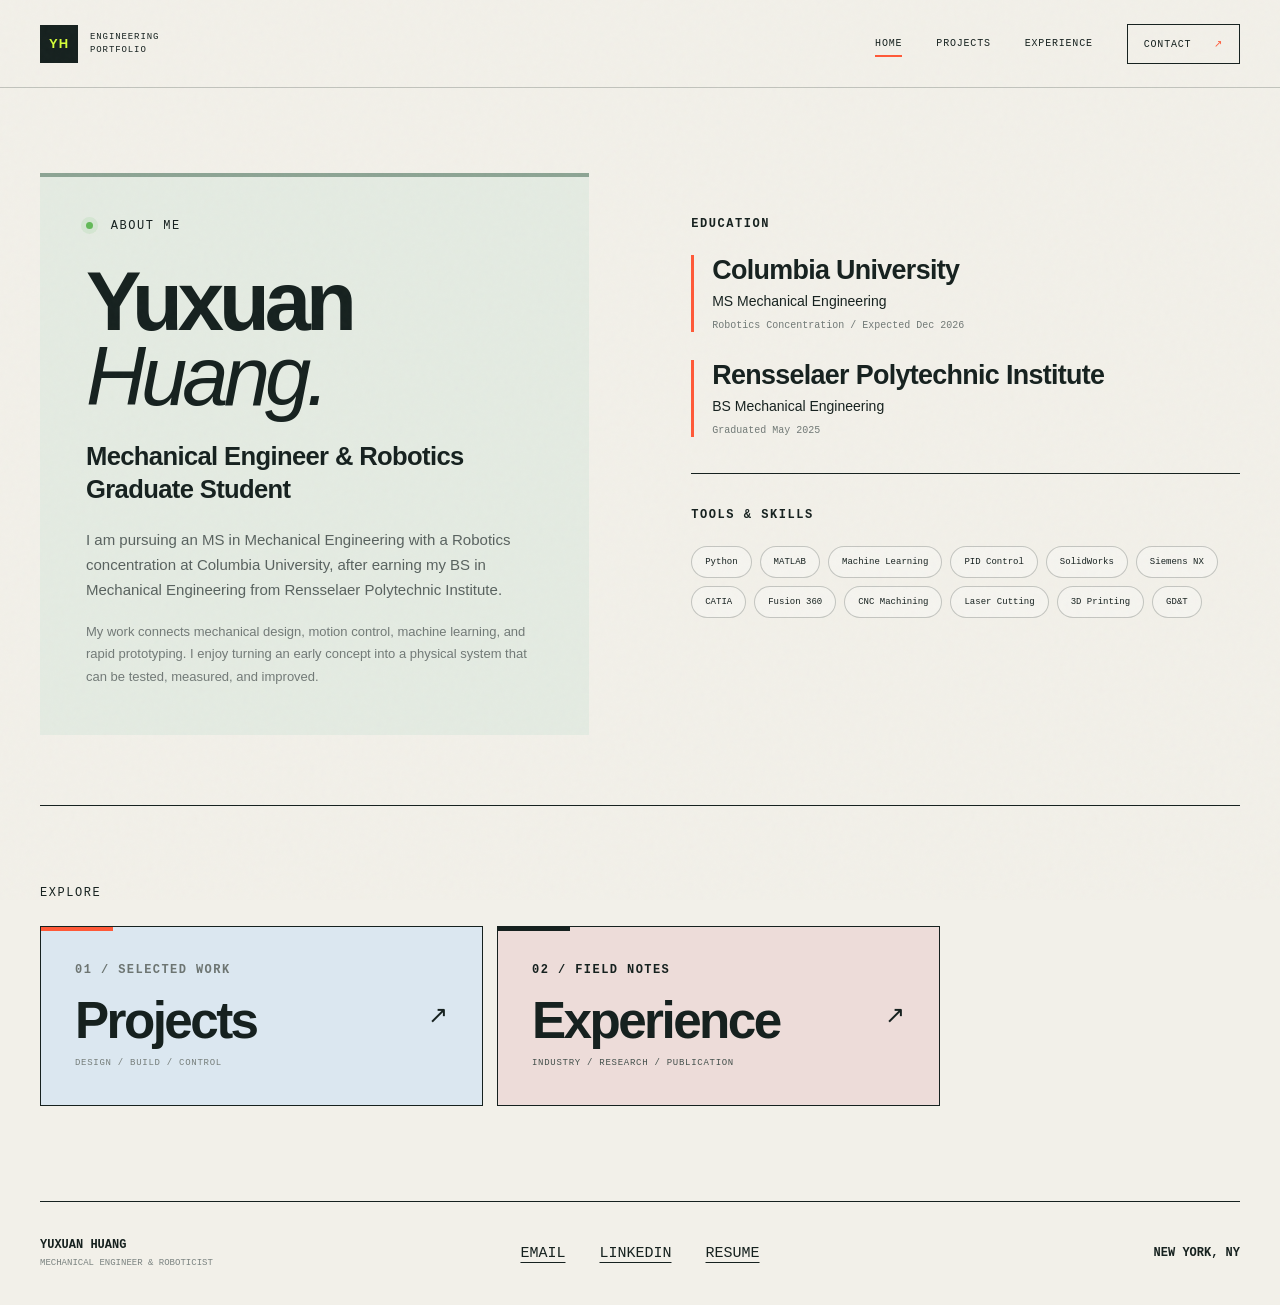
<file: index.html>
<!doctype html>
<html lang="en">
<head>
  <meta charset="utf-8">
  <meta name="viewport" content="width=device-width, initial-scale=1">
  <meta name="description" content="Yuxuan Huang - mechanical engineer and roboticist focused on controls, intelligent machines, and rapid prototyping.">
  <link rel="icon" href="data:image/svg+xml,%3Csvg xmlns='http://www.w3.org/2000/svg' viewBox='0 0 32 32'%3E%3Crect width='32' height='32' fill='%2316211f'/%3E%3Ctext x='6' y='22' font-family='Arial' font-size='14' font-weight='700' fill='%23d7ff38'%3EYH%3C/text%3E%3C/svg%3E">
  <title>Yuxuan Huang | Robotics & Mechanical Engineer</title>
  <link rel="stylesheet" href="styles.css">
</head>
<body class="home-page">
  <div class="noise" aria-hidden="true"></div>
  <header class="site-header">
    <a class="brand" href="index.html"><span class="brand-mark">YH</span><span>ENGINEERING<br>PORTFOLIO</span></a>
    <button class="menu-toggle" type="button" aria-expanded="false" aria-controls="site-nav">MENU</button>
    <nav id="site-nav" aria-label="Primary navigation">
      <a class="active" href="index.html">Home</a>
      <a href="projects.html">Projects</a>
      <a href="experience.html">Experience</a>
      <a class="nav-cta contact-trigger" href="#contact-card">Contact <span>↗</span></a>
    </nav>
  </header>

  <main>
    <section class="home-hero shell">
      <div class="home-copy intro-copy title-panel reveal">
        <p class="eyebrow"><span class="status-dot"></span> About me</p>
        <h1>Yuxuan<br><em>Huang.</em></h1>
        <p class="intro-title">Mechanical Engineer & Robotics Graduate Student</p>
        <p class="lead">I am pursuing an MS in Mechanical Engineering with a Robotics concentration at Columbia University, after earning my BS in Mechanical Engineering from Rensselaer Polytechnic Institute.</p>
        <p class="intro-note">My work connects mechanical design, motion control, machine learning, and rapid prototyping. I enjoy turning an early concept into a physical system that can be tested, measured, and improved.</p>
      </div>
      <div class="home-info reveal">
        <section class="education-block" aria-labelledby="education-title">
          <p class="info-label" id="education-title">Education</p>
          <div class="education-row">
            <div><h2>Columbia University</h2><p>MS Mechanical Engineering</p><span>Robotics Concentration / Expected Dec 2026</span></div>
            <div><h2>Rensselaer Polytechnic Institute</h2><p>BS Mechanical Engineering</p><span>Graduated May 2025</span></div>
          </div>
        </section>
        <section class="tools-block" aria-labelledby="tools-title">
          <p class="info-label" id="tools-title">Tools & Skills</p>
          <div class="tool-list">
            <span>Python</span><span>MATLAB</span><span>Machine Learning</span><span>PID Control</span>
            <span>SolidWorks</span><span>Siemens NX</span><span>CATIA</span><span>Fusion 360</span>
            <span>CNC Machining</span><span>Laser Cutting</span><span>3D Printing</span><span>GD&T</span>
          </div>
        </section>
      </div>
    </section>

    <section class="route-section shell">
      <p class="section-label">EXPLORE</p>
      <div class="route-grid">
        <a class="route-card reveal" href="projects.html">
          <div class="route-copy"><span class="route-kicker">01 / Selected work</span><h2>Projects</h2><p>Design / Build / Control</p></div>
          <b>↗</b>
        </a>
        <a class="route-card acid reveal" href="experience.html">
          <div class="route-copy"><span class="route-kicker">02 / Field notes</span><h2>Experience</h2><p>Industry / Research / Publication</p></div>
          <b>↗</b>
        </a>
      </div>
    </section>
  </main>

  <footer class="site-footer shell">
    <p>Yuxuan Huang<br><span>Mechanical Engineer & Roboticist</span></p>
    <div class="footer-links"><a href="mailto:yh3924@columbia.edu">Email</a><a href="https://www.linkedin.com/in/yuxuan-huang-7590362ab" target="_blank" rel="noreferrer">LinkedIn</a><a href="assets/Yuxuan-Huang-Resume.pdf" target="_blank" rel="noopener noreferrer">Resume</a></div>
    <p class="footer-location">New York, NY</p>
  </footer>
  <dialog class="contact-dialog" id="contact-card" aria-labelledby="contact-title">
    <button class="contact-close" type="button" aria-label="Close contact card">CLOSE ×</button>
    <p class="contact-label">CONTACT / YUXUAN HUANG</p>
    <h2 id="contact-title">Let's connect.</h2>
    <div class="contact-options">
      <a href="mailto:yh3924@columbia.edu"><span>EMAIL</span><strong>yh3924@columbia.edu</strong><b>↗</b></a>
      <a href="https://www.linkedin.com/in/yuxuan-huang-7590362ab" target="_blank" rel="noreferrer"><span>LINKEDIN</span><strong>View profile</strong><b>↗</b></a>
    </div>
  </dialog>
  <script src="script.js"></script>
</body>
</html>
</file>
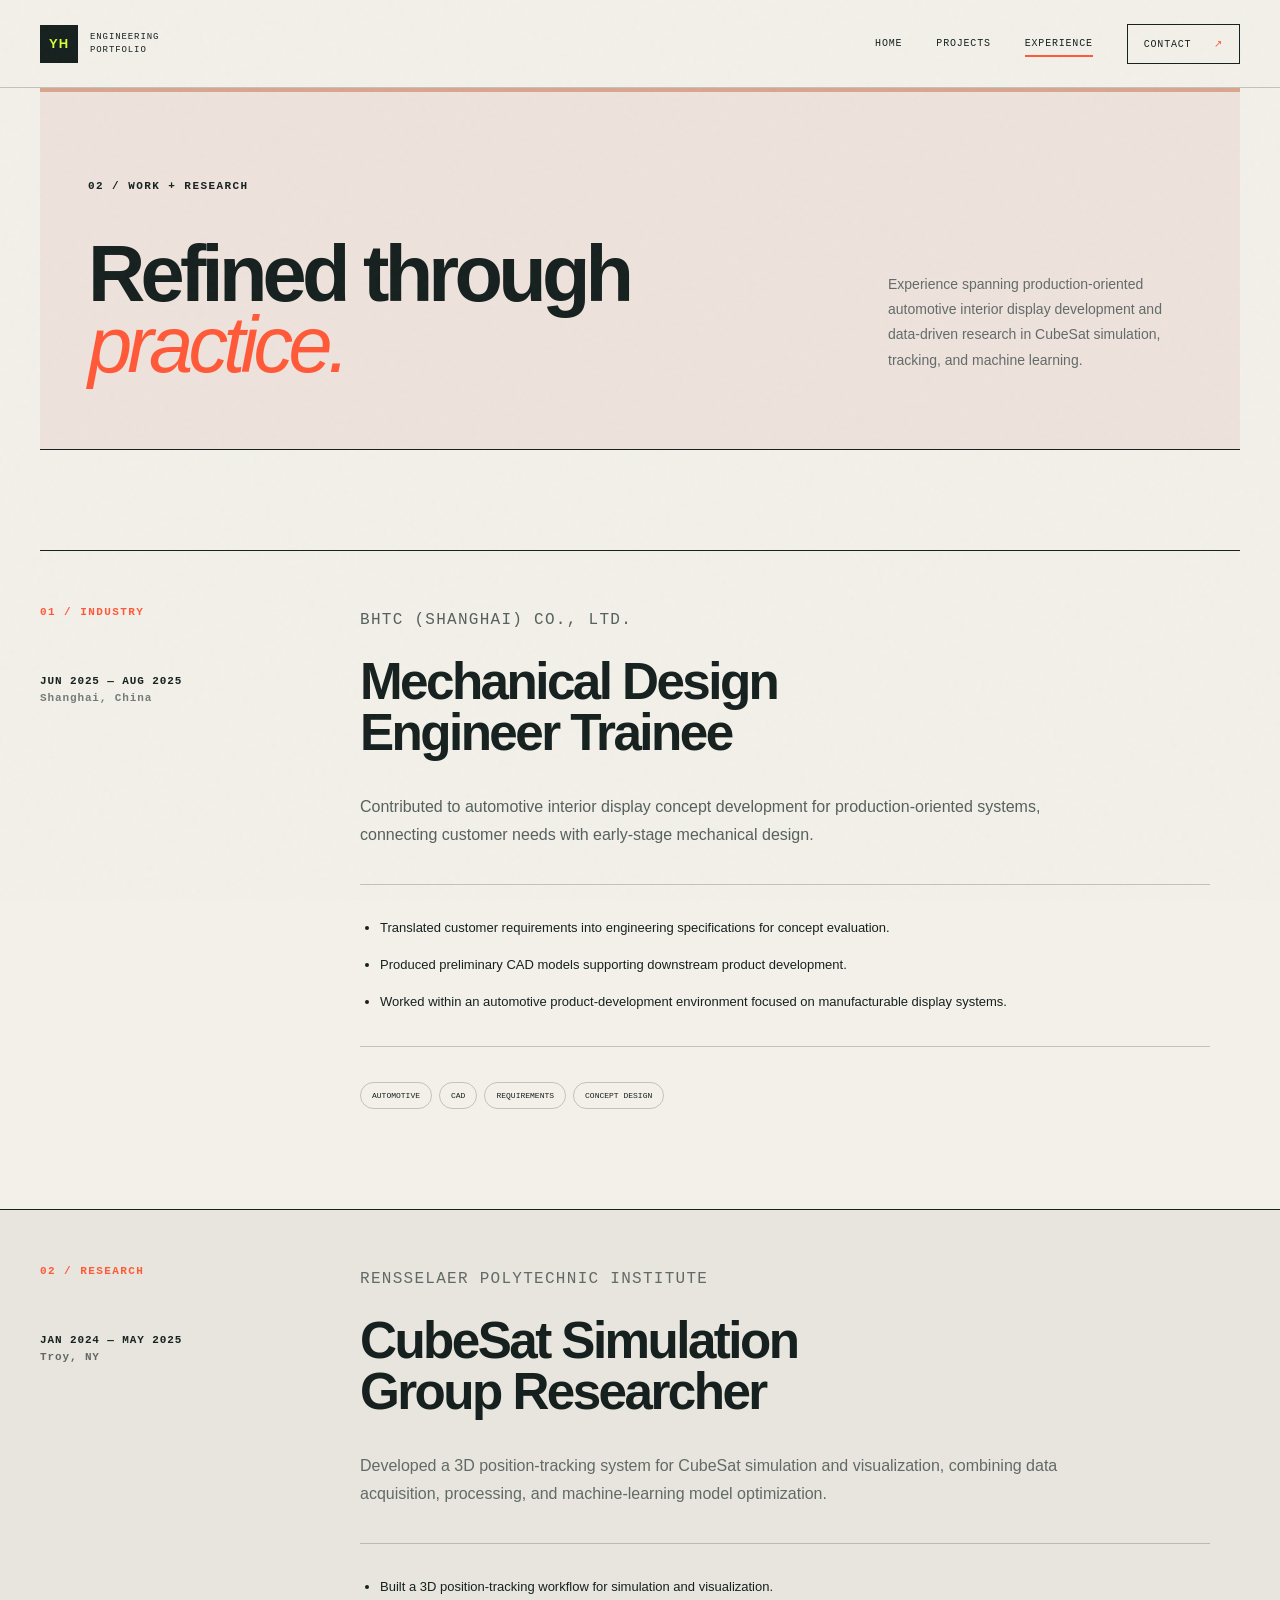
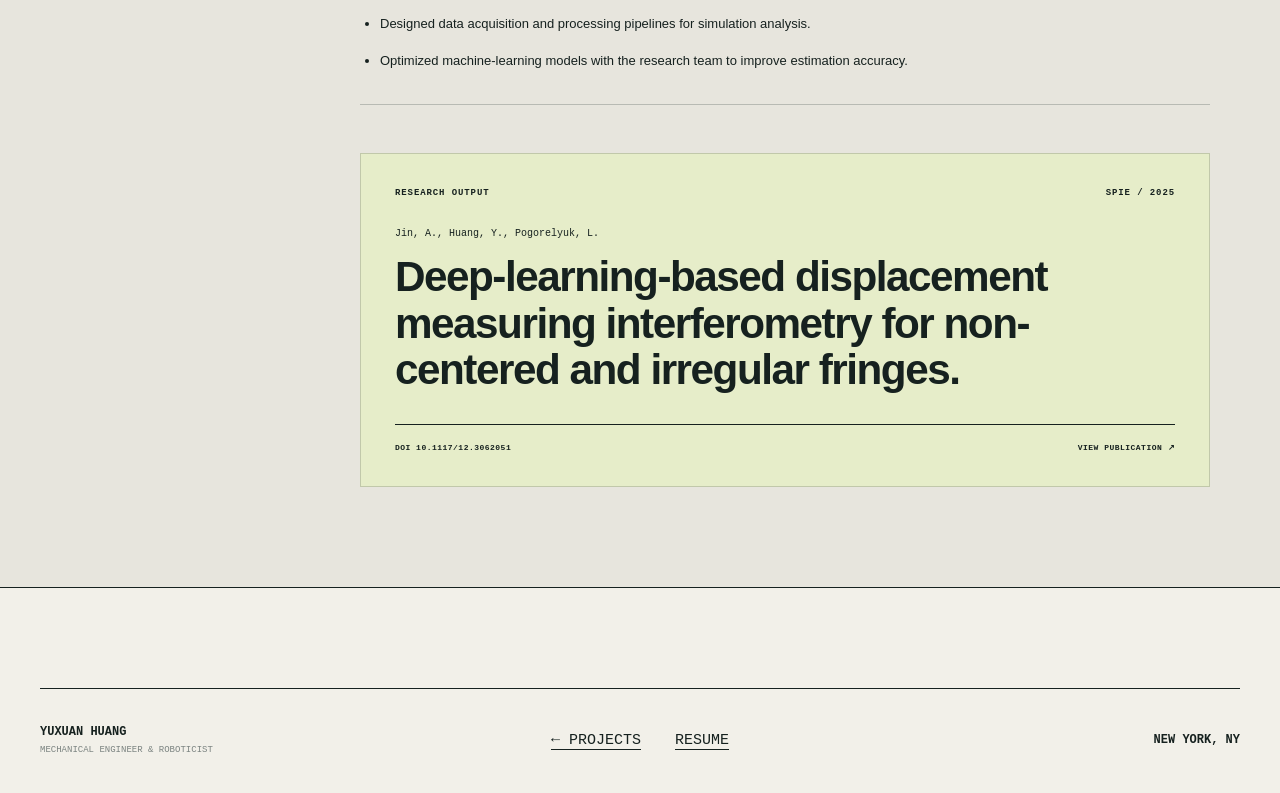
<file: experience.html>
<!doctype html>
<html lang="en">
<head>
  <meta charset="utf-8">
  <meta name="viewport" content="width=device-width, initial-scale=1">
  <meta name="description" content="Industry experience, CubeSat research, and publication by Yuxuan Huang.">
  <title>Experience | Yuxuan Huang</title>
  <link rel="stylesheet" href="styles.css">
</head>
<body class="experience-page">
  <div class="noise" aria-hidden="true"></div>
  <header class="site-header">
    <a class="brand" href="index.html"><span class="brand-mark">YH</span><span>ENGINEERING<br>PORTFOLIO</span></a>
    <button class="menu-toggle" type="button" aria-expanded="false" aria-controls="site-nav">MENU</button>
    <nav id="site-nav" aria-label="Primary navigation">
      <a href="index.html">Home</a><a href="projects.html">Projects</a><a class="active" href="experience.html">Experience</a>
      <a class="nav-cta contact-trigger" href="#contact-card">Contact <span>↗</span></a>
    </nav>
  </header>

  <main>
    <header class="page-intro title-panel shell reveal">
      <p class="eyebrow">02 / WORK + RESEARCH</p>
      <h1>Refined through<br><em>practice.</em></h1>
      <p>Experience spanning production-oriented automotive interior display development and data-driven research in CubeSat simulation, tracking, and machine learning.</p>
    </header>

    <section class="experience-list shell">
      <article class="experience-card reveal">
        <div class="experience-meta"><span>01 / INDUSTRY</span><time>JUN 2025 — AUG 2025</time><p>Shanghai, China</p></div>
        <div class="experience-main">
          <p class="company">BHTC (Shanghai) Co., Ltd.</p>
          <h2>Mechanical Design<br>Engineer Trainee</h2>
          <p>Contributed to automotive interior display concept development for production-oriented systems, connecting customer needs with early-stage mechanical design.</p>
          <ul><li>Translated customer requirements into engineering specifications for concept evaluation.</li><li>Produced preliminary CAD models supporting downstream product development.</li><li>Worked within an automotive product-development environment focused on manufacturable display systems.</li></ul>
          <div class="tag-row"><span>Automotive</span><span>CAD</span><span>Requirements</span><span>Concept Design</span></div>
        </div>
      </article>

      <article class="experience-card dark reveal">
        <div class="experience-meta"><span>02 / RESEARCH</span><time>JAN 2024 — MAY 2025</time><p>Troy, NY</p></div>
        <div class="experience-main">
          <p class="company">Rensselaer Polytechnic Institute</p>
          <h2>CubeSat Simulation<br>Group Researcher</h2>
          <p>Developed a 3D position-tracking system for CubeSat simulation and visualization, combining data acquisition, processing, and machine-learning model optimization.</p>
          <ul><li>Built a 3D position-tracking workflow for simulation and visualization.</li><li>Designed data acquisition and processing pipelines for simulation analysis.</li><li>Optimized machine-learning models with the research team to improve estimation accuracy.</li></ul>
          <a class="research-publication" href="https://doi.org/10.1117/12.3062051" target="_blank" rel="noreferrer" aria-labelledby="research-publication-title">
            <div class="research-publication-meta"><span>RESEARCH OUTPUT</span><span>SPIE / 2025</span></div>
            <p>Jin, A., Huang, Y., Pogorelyuk, L.</p>
            <h3 id="research-publication-title">Deep-learning-based displacement measuring interferometry for non-centered and irregular fringes.</h3>
            <div class="research-publication-link"><span>DOI 10.1117/12.3062051</span><b>VIEW PUBLICATION ↗</b></div>
          </a>
        </div>
      </article>
    </section>
  </main>

  <footer class="site-footer shell"><p>Yuxuan Huang<br><span>Mechanical Engineer & Roboticist</span></p><div class="footer-links"><a href="projects.html">← Projects</a><a href="assets/Yuxuan-Huang-Resume.pdf" target="_blank">Resume</a></div><p class="footer-location">New York, NY</p></footer>
  <dialog class="contact-dialog" id="contact-card" aria-labelledby="contact-title">
    <button class="contact-close" type="button" aria-label="Close contact card">CLOSE ×</button><p class="contact-label">CONTACT / YUXUAN HUANG</p><h2 id="contact-title">Let's connect.</h2>
    <div class="contact-options"><a href="mailto:yh3924@columbia.edu"><span>EMAIL</span><strong>yh3924@columbia.edu</strong><b>↗</b></a><a href="https://www.linkedin.com/in/yuxuan-huang-7590362ab" target="_blank" rel="noreferrer"><span>LINKEDIN</span><strong>View profile</strong><b>↗</b></a></div>
  </dialog>
  <script src="script.js"></script>
</body>
</html>
</file>
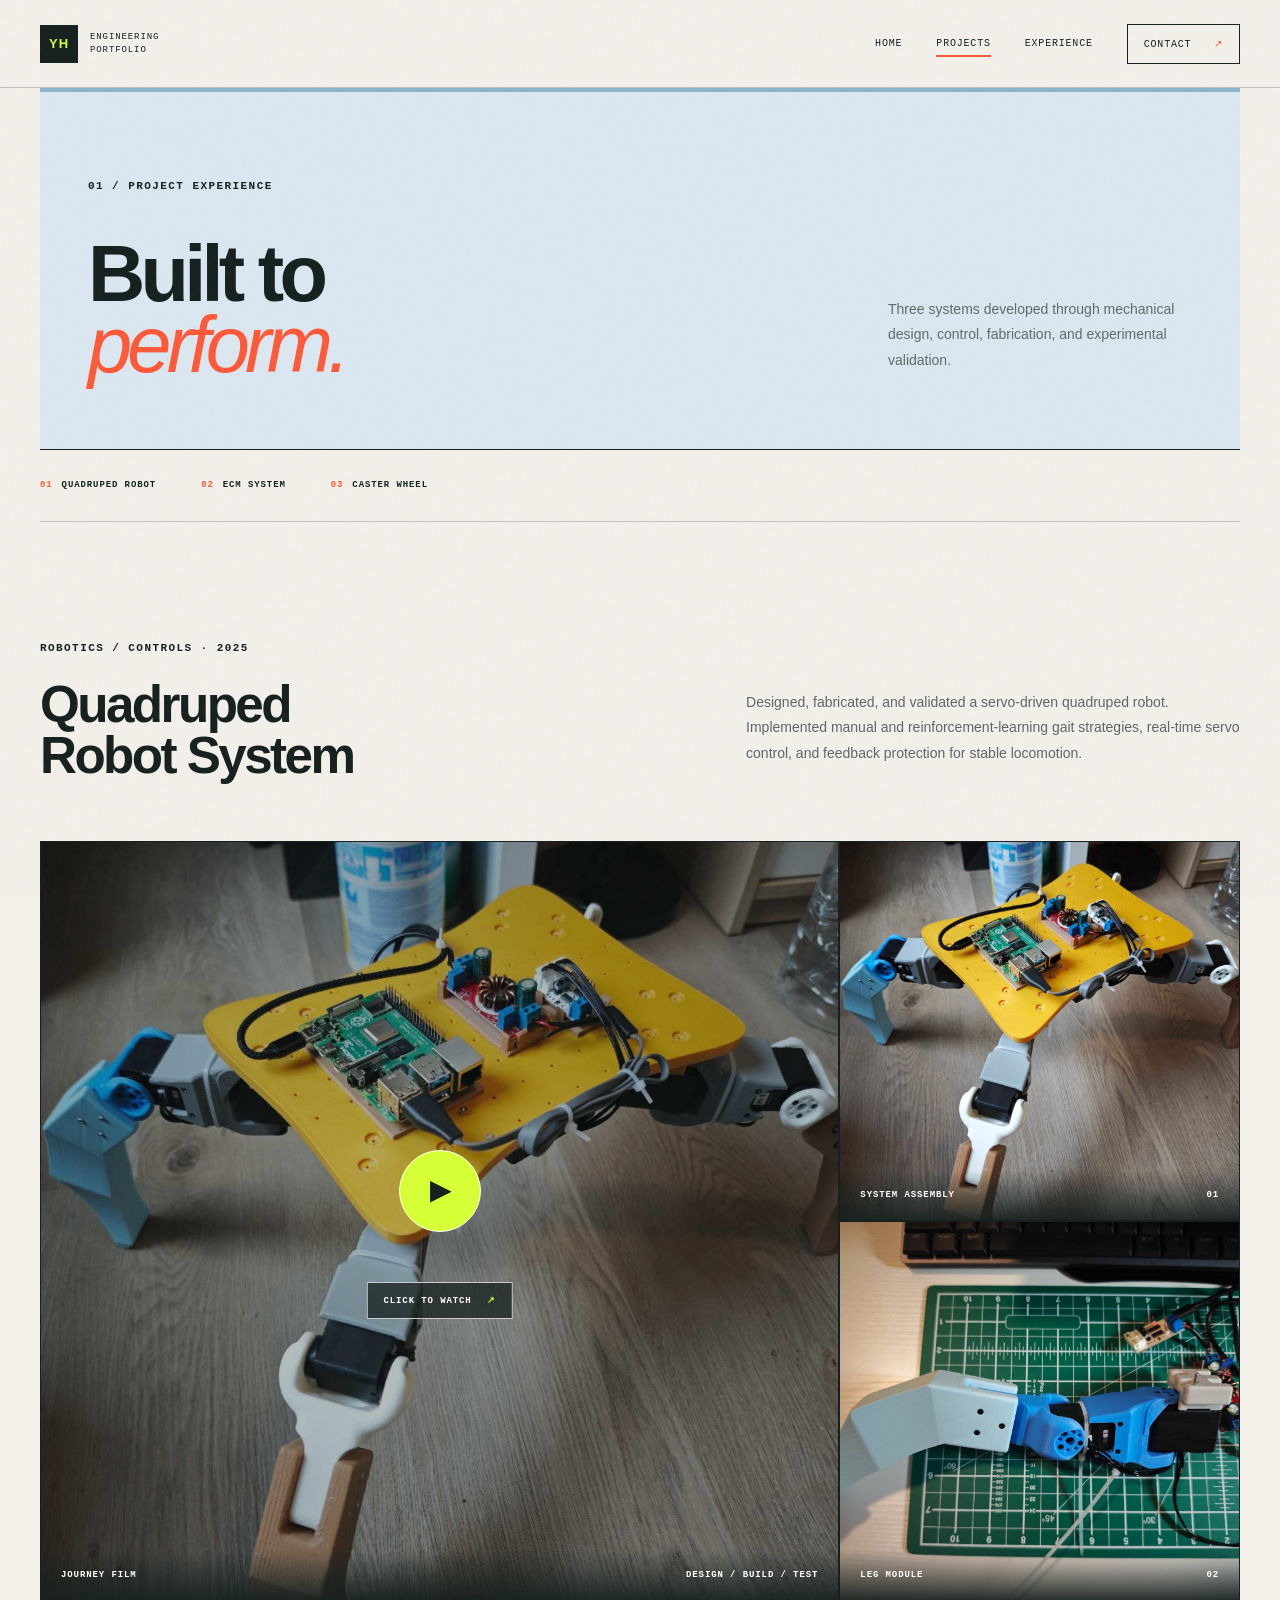
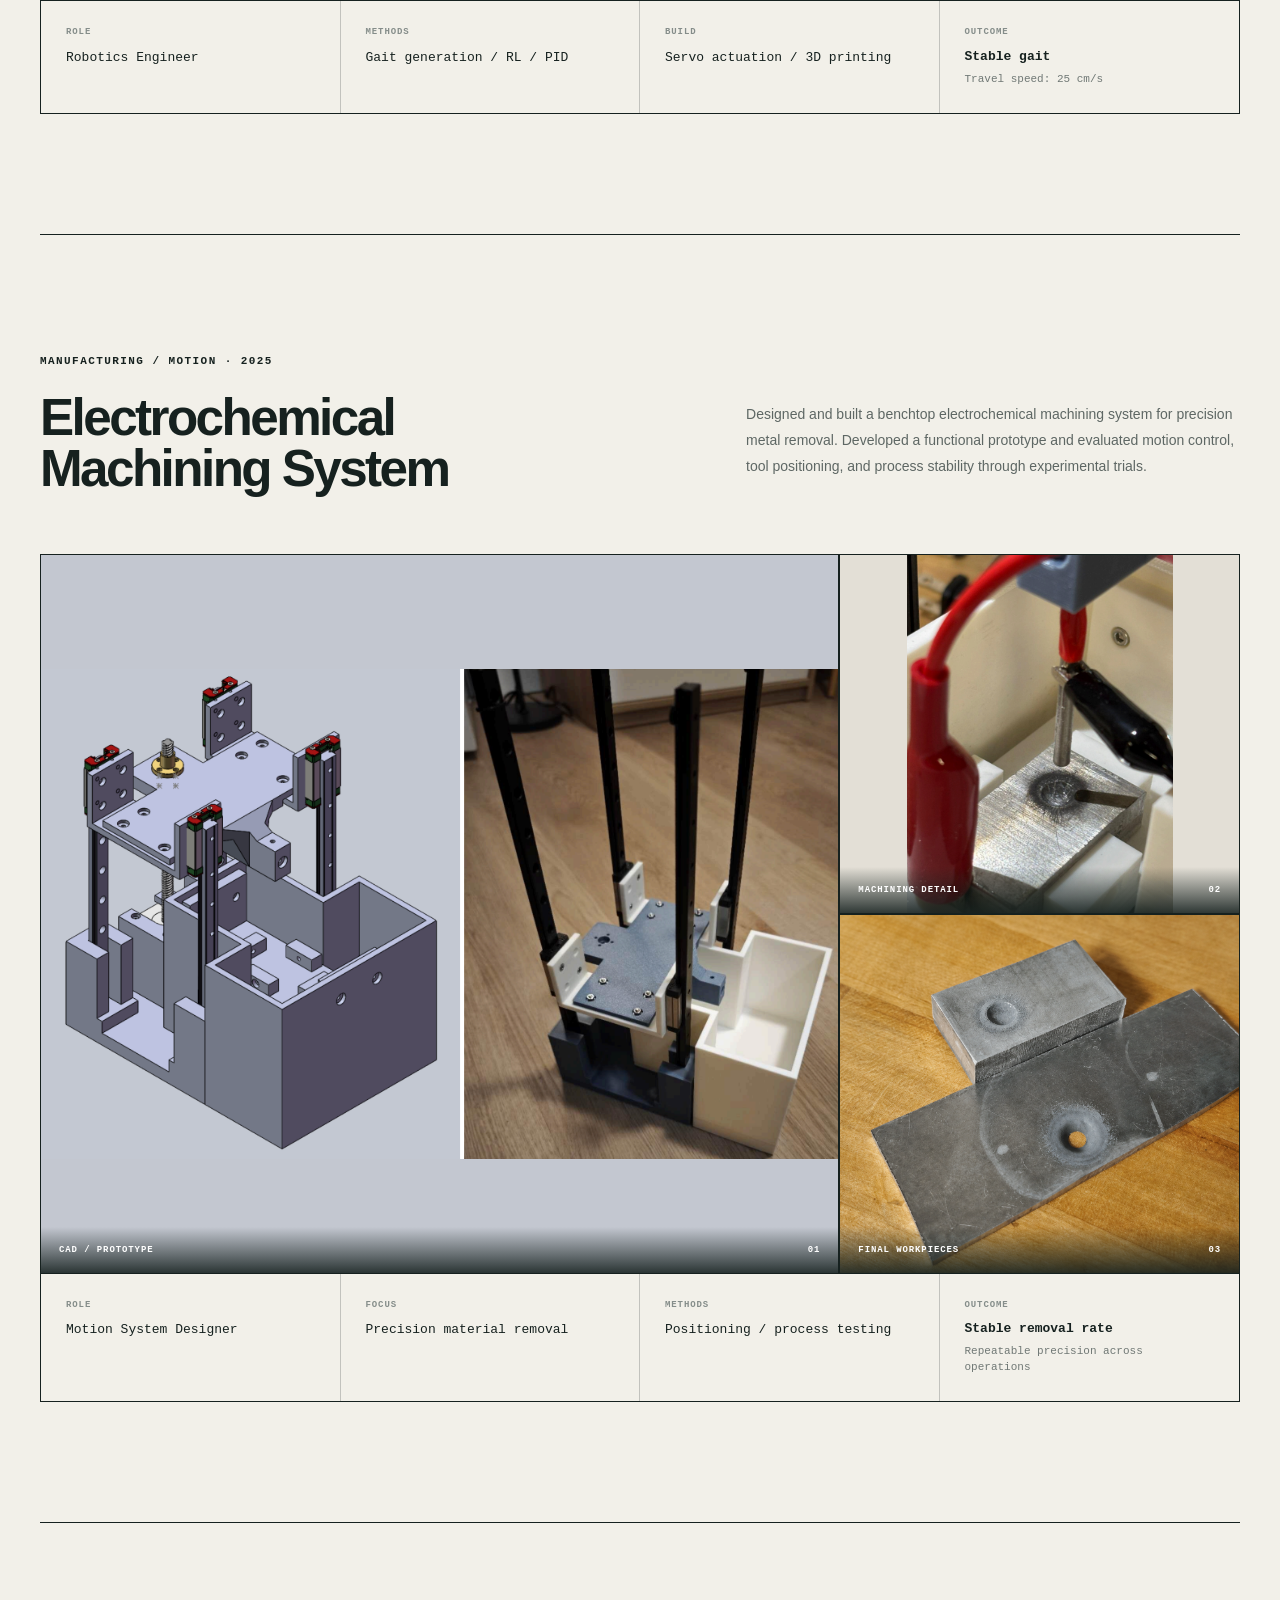
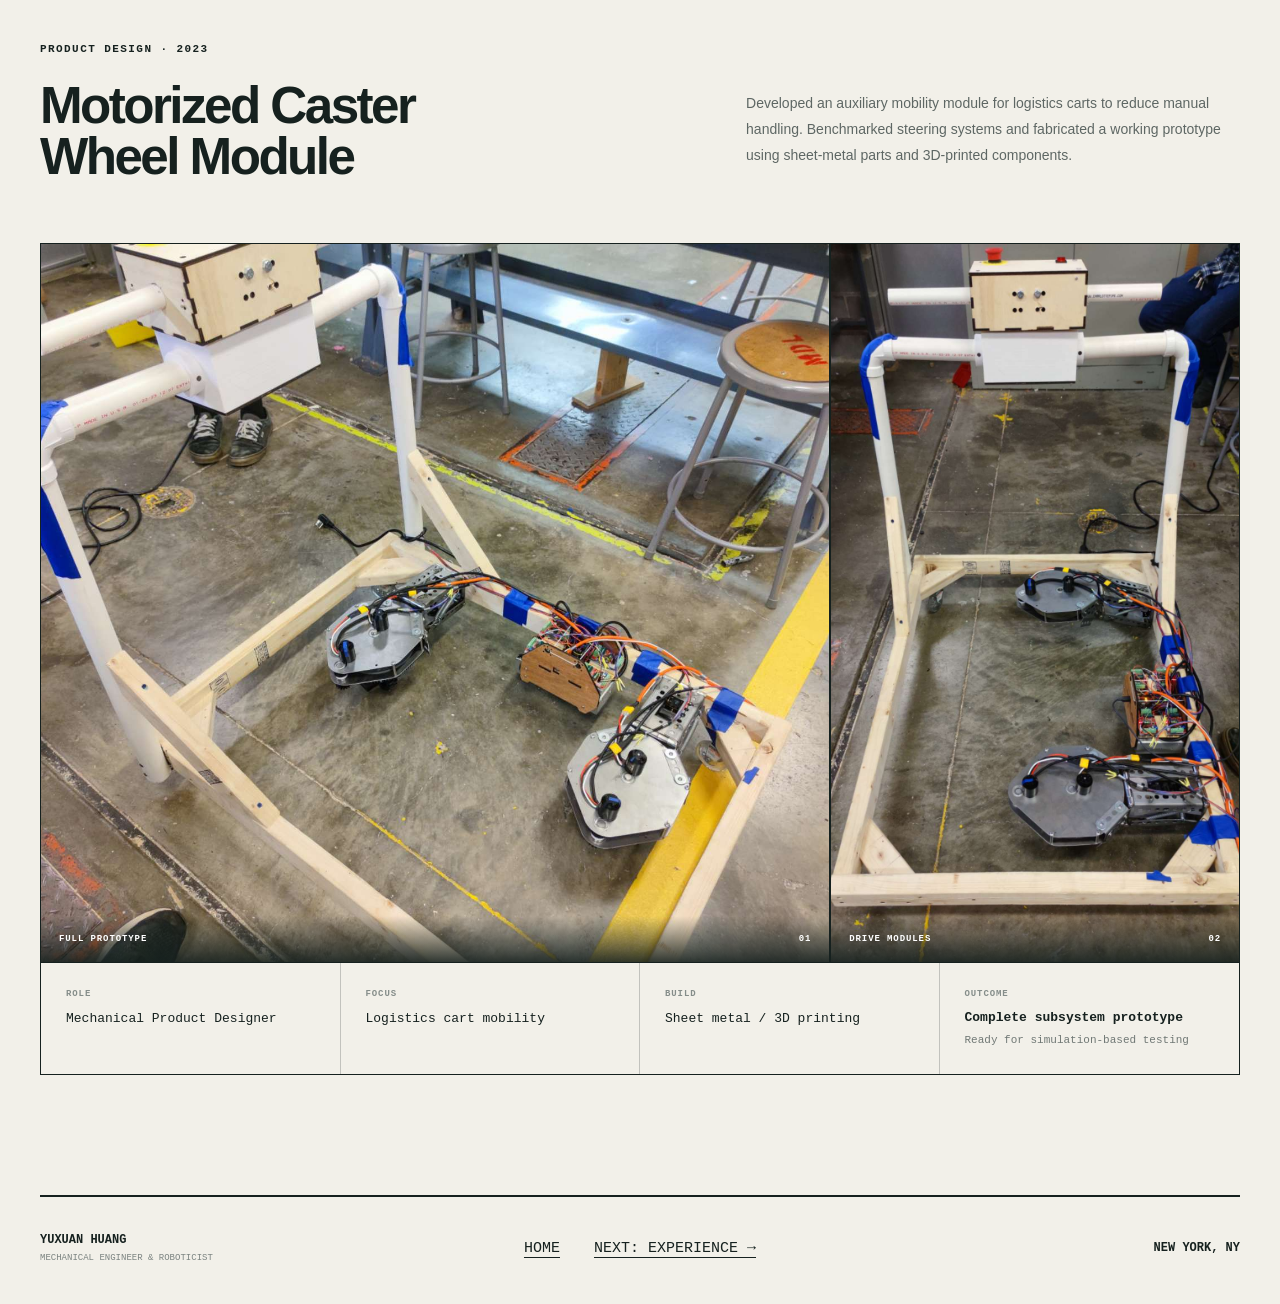
<file: projects.html>
<!doctype html>
<html lang="en">
<head>
  <meta charset="utf-8">
  <meta name="viewport" content="width=device-width, initial-scale=1">
  <meta name="description" content="Selected robotics, manufacturing, and product design projects by Yuxuan Huang.">
  <title>Projects | Yuxuan Huang</title>
  <link rel="stylesheet" href="styles.css">
</head>
<body class="projects-page">
  <div class="noise" aria-hidden="true"></div>
  <header class="site-header">
    <a class="brand" href="index.html"><span class="brand-mark">YH</span><span>ENGINEERING<br>PORTFOLIO</span></a>
    <button class="menu-toggle" type="button" aria-expanded="false" aria-controls="site-nav">MENU</button>
    <nav id="site-nav" aria-label="Primary navigation">
      <a href="index.html">Home</a><a class="active" href="projects.html">Projects</a><a href="experience.html">Experience</a>
      <a class="nav-cta contact-trigger" href="#contact-card">Contact <span>↗</span></a>
    </nav>
  </header>

  <main>
    <header class="page-intro title-panel shell reveal">
      <p class="eyebrow">01 / PROJECT EXPERIENCE</p>
      <h1>Built to<br><em>perform.</em></h1>
      <p>Three systems developed through mechanical design, control, fabrication, and experimental validation.</p>
    </header>

    <nav class="project-jump shell" aria-label="Project list">
      <a href="#quadruped"><span>01</span>Quadruped Robot</a>
      <a href="#ecm"><span>02</span>ECM System</a>
      <a href="#caster"><span>03</span>Caster Wheel</a>
    </nav>

    <section class="project-detail shell" id="quadruped">
      <div class="project-heading reveal">
        <div><p class="eyebrow">ROBOTICS / CONTROLS · 2025</p><h2>Quadruped<br>Robot System</h2></div>
        <p>Designed, fabricated, and validated a servo-driven quadruped robot. Implemented manual and reinforcement-learning gait strategies, real-time servo control, and feedback protection for stable locomotion.</p>
      </div>
      <div class="media-layout reveal">
        <figure class="video-frame">
          <a class="video-link" href="https://www.youtube.com/watch?v=aEup_hopHnc" target="_blank" rel="noopener noreferrer" aria-label="Watch the quadruped robot journey film on YouTube">
            <img src="assets/quadruped-robot.jpg" alt="Quadruped robot journey film cover">
            <span class="video-play" aria-hidden="true">▶</span>
            <span class="video-watch">CLICK TO WATCH <b>↗</b></span>
          </a>
          <figcaption><span>JOURNEY FILM</span><span>DESIGN / BUILD / TEST</span></figcaption>
        </figure>
        <figure><img src="assets/quadruped-robot.jpg" alt="Assembled quadruped robot prototype"><figcaption><span>SYSTEM ASSEMBLY</span><span>01</span></figcaption></figure>
        <figure><img src="assets/quadruped-leg-detail.jpg" alt="Servo-driven quadruped leg module"><figcaption><span>LEG MODULE</span><span>02</span></figcaption></figure>
      </div>
      <div class="project-facts reveal">
        <div><span>ROLE</span>Robotics Engineer</div><div><span>METHODS</span>Gait generation / RL / PID</div><div><span>BUILD</span>Servo actuation / 3D printing</div><div><span>OUTCOME</span><strong>Stable gait</strong><small>Travel speed: 25 cm/s</small></div>
      </div>
    </section>

    <section class="project-detail shell" id="ecm">
      <div class="project-heading reveal">
        <div><p class="eyebrow">MANUFACTURING / MOTION · 2025</p><h2>Electrochemical<br>Machining System</h2></div>
        <p>Designed and built a benchtop electrochemical machining system for precision metal removal. Developed a functional prototype and evaluated motion control, tool positioning, and process stability through experimental trials.</p>
      </div>
      <div class="ecm-media-layout reveal" aria-label="ECM system design and prototype gallery">
        <figure class="ecm-main"><img src="assets/ecm-cad-prototype.png" alt="ECM system CAD design beside the fabricated prototype"><figcaption><span>CAD / PROTOTYPE</span><span>01</span></figcaption></figure>
        <figure class="ecm-detail"><img src="assets/ecm-machining-detail.png" alt="Close-up of the electrochemical machining tool and metal workpiece"><figcaption><span>MACHINING DETAIL</span><span>02</span></figcaption></figure>
        <figure class="ecm-final"><img src="assets/ecm-final-workpieces.png" alt="Finished ECM metal workpieces showing the machined features"><figcaption><span>FINAL WORKPIECES</span><span>03</span></figcaption></figure>
      </div>
      <div class="project-facts reveal"><div><span>ROLE</span>Motion System Designer</div><div><span>FOCUS</span>Precision material removal</div><div><span>METHODS</span>Positioning / process testing</div><div><span>OUTCOME</span><strong>Stable removal rate</strong><small>Repeatable precision across operations</small></div></div>
    </section>

    <section class="project-detail shell" id="caster">
      <div class="project-heading reveal">
        <div><p class="eyebrow">PRODUCT DESIGN · 2023</p><h2>Motorized Caster<br>Wheel Module</h2></div>
        <p>Developed an auxiliary mobility module for logistics carts to reduce manual handling. Benchmarked steering systems and fabricated a working prototype using sheet-metal parts and 3D-printed components.</p>
      </div>
      <div class="caster-media-layout reveal" aria-label="Motorized caster wheel prototype gallery">
        <figure class="caster-main"><img src="assets/caster-wheel-prototype-angle.jpg" alt="Motorized caster wheel prototype installed beneath the logistics cart frame"><figcaption><span>FULL PROTOTYPE</span><span>01</span></figcaption></figure>
        <figure><img src="assets/caster-wheel-prototype-front.jpg" alt="Front view of the logistics cart with two motorized caster wheel modules"><figcaption><span>DRIVE MODULES</span><span>02</span></figcaption></figure>
      </div>
      <div class="project-facts reveal"><div><span>ROLE</span>Mechanical Product Designer</div><div><span>FOCUS</span>Logistics cart mobility</div><div><span>BUILD</span>Sheet metal / 3D printing</div><div><span>OUTCOME</span><strong>Complete subsystem prototype</strong><small>Ready for simulation-based testing</small></div></div>
    </section>
  </main>

  <footer class="site-footer shell"><p>Yuxuan Huang<br><span>Mechanical Engineer & Roboticist</span></p><div class="footer-links"><a href="index.html">Home</a><a href="experience.html">Next: Experience →</a></div><p class="footer-location">New York, NY</p></footer>
  <dialog class="contact-dialog" id="contact-card" aria-labelledby="contact-title">
    <button class="contact-close" type="button" aria-label="Close contact card">CLOSE ×</button><p class="contact-label">CONTACT / YUXUAN HUANG</p><h2 id="contact-title">Let's connect.</h2>
    <div class="contact-options"><a href="mailto:yh3924@columbia.edu"><span>EMAIL</span><strong>yh3924@columbia.edu</strong><b>↗</b></a><a href="https://www.linkedin.com/in/yuxuan-huang-7590362ab" target="_blank" rel="noreferrer"><span>LINKEDIN</span><strong>View profile</strong><b>↗</b></a></div>
  </dialog>
  <script src="script.js"></script>
</body>
</html>
</file>
<file: styles.css>
:root{
  --ink:#16211f;--paper:#f2f0e9;--cream:#e4e0d4;--acid:#d7ff38;--orange:#ff5938;
  --line:rgba(22,33,31,.22);--mono:"Cascadia Mono",Consolas,monospace;
  --display:Bahnschrift,"Arial Narrow","Segoe UI",sans-serif;--body:"Segoe UI",Arial,sans-serif
}
*{box-sizing:border-box}html{scroll-behavior:smooth}body{margin:0;background:var(--paper);color:var(--ink);font-family:var(--body);overflow-x:hidden}img,video{max-width:100%}a{color:inherit}.noise{position:fixed;inset:0;z-index:20;pointer-events:none;opacity:.025;background-image:url("data:image/svg+xml,%3Csvg viewBox='0 0 180 180' xmlns='http://www.w3.org/2000/svg'%3E%3Cfilter id='n'%3E%3CfeTurbulence type='fractalNoise' baseFrequency='.9' numOctaves='4' stitchTiles='stitch'/%3E%3C/filter%3E%3Crect width='100%25' height='100%25' filter='url(%23n)'/%3E%3C/svg%3E")}.shell{width:min(1320px,calc(100% - 80px));margin-inline:auto}

/* Header */
.site-header{height:88px;padding:0 40px;border-bottom:1px solid var(--line);display:flex;align-items:center;justify-content:space-between;position:relative;z-index:10}.brand{display:flex;align-items:center;gap:12px;text-decoration:none;font:500 9px/1.35 var(--mono);letter-spacing:.1em}.brand-mark{width:38px;height:38px;display:grid;place-items:center;background:var(--ink);color:var(--acid);font:700 13px var(--display)}#site-nav{display:flex;align-items:center;gap:34px}#site-nav a{text-decoration:none;font:500 10px var(--mono);letter-spacing:.08em;text-transform:uppercase;position:relative}#site-nav a:not(.nav-cta):after{content:"";position:absolute;left:0;right:100%;bottom:-8px;height:2px;background:var(--orange);transition:right .25s}#site-nav a:hover:after,#site-nav a.active:after{right:0}.nav-cta{border:1px solid var(--ink);padding:13px 16px}.nav-cta span{color:var(--orange);margin-left:16px}.menu-toggle{display:none}

/* Shared typography */
.eyebrow,.section-label{font:500 9px var(--mono);letter-spacing:.13em;text-transform:uppercase}.status-dot{display:inline-block;width:7px;height:7px;border-radius:50%;margin-right:9px;background:#63b958;box-shadow:0 0 0 5px rgba(99,185,88,.12)}h1,h2,h3,p{margin-top:0}h1{font:600 clamp(56px,7vw,108px)/.9 var(--display);letter-spacing:-.06em}h1 em{font-weight:500;color:var(--orange)}.lead{font-size:17px;line-height:1.7;color:#59625f;max-width:570px}.actions{display:flex;gap:10px;margin-top:36px}.button{min-width:205px;padding:17px 18px;display:flex;justify-content:space-between;text-decoration:none;border:1px solid var(--ink);font:500 9px var(--mono);letter-spacing:.07em;text-transform:uppercase}.button.primary{background:var(--ink);color:white}.button.primary span{color:var(--acid)}.reveal{opacity:0;transform:translateY(20px);transition:opacity .65s ease,transform .65s ease}.reveal.visible{opacity:1;transform:none}

/* Home */
.home-hero{min-height:calc(100vh - 88px);display:grid;grid-template-columns:1.05fr .95fr;grid-template-rows:1fr auto}.home-copy{padding:11vh 7vw 8vh 0;align-self:center}.home-copy h1{margin:34px 0 30px}.home-visual{position:relative;min-height:570px;overflow:hidden;border-left:1px solid var(--ink);background:var(--acid)}.home-visual img{width:100%;height:100%;object-fit:cover;filter:saturate(.9) contrast(1.04);transition:transform .6s ease}.home-visual:hover img{transform:scale(1.025)}.home-visual:after{content:"";position:absolute;inset:0;background:linear-gradient(180deg,rgba(215,255,56,.22),transparent 38%,rgba(22,33,31,.35))}.visual-grid{position:absolute;inset:0;z-index:1;background:linear-gradient(rgba(215,255,56,.18) 1px,transparent 1px),linear-gradient(90deg,rgba(215,255,56,.18) 1px,transparent 1px);background-size:42px 42px;mix-blend-mode:screen}.corner-label{position:absolute;z-index:2;left:25px;right:25px;display:flex;justify-content:space-between;color:white;font:500 8px var(--mono);letter-spacing:.1em}.corner-label.top{top:25px}.corner-label.bottom{bottom:25px}.home-meta{grid-column:1/-1;display:grid;grid-template-columns:.75fr 1.3fr 1fr;border-top:1px solid var(--line);padding:23px 0;font:500 10px var(--mono)}.home-meta div{padding:0 28px;border-right:1px solid var(--line)}.home-meta div:first-child{padding-left:0}.home-meta div:last-child{border:0}.home-meta span{display:block;font-size:8px;color:#7d8582;letter-spacing:.13em;margin-bottom:7px}.route-section{padding:120px 0}.route-grid{display:grid;grid-template-columns:1fr 1fr;margin-top:35px}.route-card{min-height:340px;border:1px solid var(--ink);padding:30px;display:grid;grid-template-columns:auto 1fr auto;gap:35px;align-items:end;text-decoration:none;transition:background .25s,color .25s}.route-card+ .route-card{border-left:0}.route-card:hover{background:var(--ink);color:white}.route-card.acid{background:var(--acid)}.route-card.acid:hover{background:var(--orange);color:var(--ink)}.route-index,.route-card p{font:500 9px var(--mono);letter-spacing:.1em}.route-card h2{font:600 clamp(42px,5vw,68px)/1 var(--display);letter-spacing:-.05em;margin:15px 0}.route-card div>span{font-size:12px;color:#6d7572}.route-card b{font:400 25px var(--mono)}

/* Page intro */
.page-intro{padding:110px 0 85px;display:grid;grid-template-columns:1fr .38fr;align-items:end;border-bottom:1px solid var(--ink)}.page-intro .eyebrow{grid-column:1/-1}.page-intro h1{margin:35px 0 0}.page-intro>p:last-child{font-size:14px;line-height:1.8;color:#626b68;margin-bottom:8px}.project-jump{height:72px;display:flex;align-items:center;border-bottom:1px solid var(--line);gap:45px;position:sticky;top:0;background:rgba(242,240,233,.94);backdrop-filter:blur(12px);z-index:5}.project-jump a{text-decoration:none;font:500 9px var(--mono);letter-spacing:.06em;text-transform:uppercase}.project-jump span{color:var(--orange);margin-right:9px}

/* Projects */
.project-detail{padding:120px 0;border-bottom:1px solid var(--ink);scroll-margin-top:70px}.project-heading{display:grid;grid-template-columns:1.1fr .9fr;gap:8vw;align-items:end;margin-bottom:60px}.project-heading h2{font:600 clamp(45px,6vw,83px)/.95 var(--display);letter-spacing:-.055em;margin:25px 0 0}.project-heading>p{font-size:14px;line-height:1.85;color:#5e6764;max-width:560px}.media-layout{display:grid;grid-template-columns:2fr 1fr;grid-template-rows:1fr 1fr;gap:2px;background:var(--ink);height:min(72vw,760px);border:1px solid var(--ink)}.media-layout figure{margin:0;position:relative;overflow:hidden;background:var(--ink)}.media-layout .video-frame{grid-row:1/-1}.media-layout img{display:block;width:100%;height:100%;object-fit:cover}.media-layout figcaption{position:absolute;z-index:3;left:0;right:0;bottom:0;padding:20px;display:flex;justify-content:space-between;color:#fff;background:linear-gradient(transparent,rgba(22,33,31,.9));font:500 8px var(--mono);letter-spacing:.1em;pointer-events:none}.project-facts{display:grid;grid-template-columns:repeat(4,1fr);border:1px solid var(--ink);border-top:0}.project-facts div{padding:25px;border-right:1px solid var(--line);font:500 13px/1.5 var(--mono)}.project-facts div:last-child{border:0}.project-facts span{display:block;color:#858d8a;font-size:10px;letter-spacing:.12em;margin-bottom:8px}.schematic{height:min(52vw,650px);position:relative;overflow:hidden;border:1px solid var(--ink);background:var(--acid)}.schematic-grid{position:absolute;inset:0;background:linear-gradient(rgba(22,33,31,.1) 1px,transparent 1px),linear-gradient(90deg,rgba(22,33,31,.1) 1px,transparent 1px);background-size:40px 40px}.ecm-tool{position:absolute;width:100px;height:48%;left:calc(50% - 50px);top:-5%;background:var(--ink);box-shadow:inset 0 -20px var(--orange)}.ecm-part{position:absolute;width:60%;height:100px;left:20%;bottom:12%;background:var(--ink);border-radius:55% 55% 0 0}.process-spark{position:absolute;width:12px;height:12px;background:var(--orange);transform:rotate(45deg);left:50%;top:54%}.process-spark.b{left:47%;top:60%}.process-spark.c{left:53%;top:63%}.schematic-note{position:absolute;font:500 9px var(--mono);letter-spacing:.08em}.schematic-note:before{content:"";display:inline-block;width:45px;border-top:1px solid currentColor;margin-right:8px;vertical-align:middle}.n1{left:5%;top:12%}.n2{right:5%;top:52%}.n3{left:5%;bottom:8%}.caster-schematic{background:var(--cream)}.caster-top{position:absolute;width:310px;height:120px;left:calc(50% - 155px);top:13%;background:var(--ink);border-radius:55% 55% 16px 16px}.caster-stem{position:absolute;width:110px;height:170px;left:calc(50% - 55px);top:29%;background:var(--ink)}.caster-ring{position:absolute;width:235px;height:235px;left:calc(50% - 117px);bottom:8%;border:35px solid var(--ink);border-radius:50%;background:var(--orange)}.caster-center{position:absolute;width:64px;height:64px;left:calc(50% - 32px);bottom:calc(8% + 85px);border:14px solid var(--ink);border-radius:50%;background:var(--acid)}.rotate-mark{position:absolute;right:19%;bottom:24%;font:300 75px var(--display);color:var(--orange)}

/* Experience */
.experience-list{padding:100px 0}.experience-card{display:grid;grid-template-columns:250px 1fr;border-top:1px solid var(--ink);padding:55px 0 100px;gap:70px}.experience-meta{font:500 9px/1.8 var(--mono);letter-spacing:.07em}.experience-meta span{color:var(--orange);display:block;margin-bottom:55px}.experience-meta time{display:block}.experience-meta p{color:#737b78}.experience-main{max-width:850px}.company{font:500 11px var(--mono);letter-spacing:.08em;text-transform:uppercase}.experience-main h2{font:600 clamp(42px,5.4vw,78px)/.96 var(--display);letter-spacing:-.055em;margin:22px 0 35px}.experience-main>p{font-size:16px;line-height:1.75;color:#56605d;max-width:700px}.experience-main ul{padding:25px 0 25px 20px;margin:35px 0;border-top:1px solid var(--line);border-bottom:1px solid var(--line)}.experience-main li{padding:8px 0;font-size:13px;line-height:1.6}.tag-row{display:flex;flex-wrap:wrap;gap:7px}.tag-row span{padding:8px 11px;border:1px solid var(--line);border-radius:30px;font:500 8px var(--mono);text-transform:uppercase}.experience-card.dark{background:var(--ink);color:white;margin-inline:calc((100vw - min(1320px,calc(100vw - 80px)))/-2);padding-inline:calc((100vw - min(1320px,calc(100vw - 80px)))/2);border:0}.dark .experience-main>p,.dark .experience-meta p{color:#a6aeab}.dark .experience-main ul,.dark .tag-row span{border-color:rgba(255,255,255,.22)}.research-flow{display:grid;grid-template-columns:repeat(7,auto);align-items:center;gap:14px;padding:30px 0;margin:35px 0;border-top:1px solid rgba(255,255,255,.22);border-bottom:1px solid rgba(255,255,255,.22);font:500 8px var(--mono);letter-spacing:.07em}.research-flow b{color:var(--acid)}.publication-section{padding:110px 0 140px;display:grid;grid-template-columns:250px 1fr;gap:70px}.publication-label span{font:500 9px var(--mono)}.publication-card{background:var(--acid);padding:55px}.publication-card>p{font:500 10px var(--mono)}.publication-card h2{font:600 clamp(30px,4.4vw,58px)/1.08 var(--display);letter-spacing:-.045em;margin:35px 0}.publication-card a{display:flex;justify-content:space-between;border-top:1px solid var(--ink);padding-top:22px;margin-top:30px;text-decoration:none;font:500 9px var(--mono);letter-spacing:.05em}

/* Footer */
.site-footer{padding:35px 0;border-top:1px solid var(--ink);display:grid;grid-template-columns:1fr 1fr 1fr;font:500 9px/1.7 var(--mono);text-transform:uppercase}.site-footer p{margin:0}.site-footer span{color:#7b8380}.site-footer div{display:flex;gap:24px;justify-content:center}.site-footer p:last-child{text-align:right}

@media(max-width:900px){.shell{width:min(100% - 36px,720px)}.site-header{height:72px;padding:0 18px}.menu-toggle{display:block;background:none;border:0;font:500 9px var(--mono)}#site-nav{position:absolute;top:72px;left:0;right:0;background:var(--paper);padding:24px 18px;border-bottom:1px solid var(--ink);display:none;flex-direction:column;align-items:stretch}#site-nav.open{display:flex}.home-hero{grid-template-columns:1fr}.home-copy{padding:85px 0 60px}.home-visual{min-height:600px;border:1px solid var(--ink)}.home-meta{grid-template-columns:1fr}.home-meta div{padding:17px 0;border-right:0;border-bottom:1px solid var(--line)}.route-grid{grid-template-columns:1fr}.route-card+ .route-card{border-left:1px solid var(--ink);border-top:0}.page-intro{grid-template-columns:1fr;gap:35px}.project-heading{grid-template-columns:1fr;gap:30px}.project-facts{grid-template-columns:1fr 1fr}.project-facts div:nth-child(2){border-right:0}.project-facts div:nth-child(-n+2){border-bottom:1px solid var(--line)}.experience-card,.publication-section{grid-template-columns:1fr;gap:35px}.experience-meta span{margin-bottom:15px}.experience-card.dark{margin-inline:-18px;padding-inline:18px}.research-flow{grid-template-columns:1fr auto 1fr auto 1fr auto 1fr}.site-footer{grid-template-columns:1fr;gap:24px}.site-footer div{justify-content:flex-start}.site-footer p:last-child{text-align:left}}
@media(max-width:560px){h1{font-size:53px}.home-visual{min-height:460px}.actions{flex-direction:column}.button{width:100%}.route-section{padding:85px 0}.route-card{min-height:270px;padding:24px;grid-template-columns:auto 1fr;gap:18px}.route-card b{display:none}.project-jump{gap:18px;overflow:auto}.project-jump a{white-space:nowrap}.page-intro{padding:80px 0 60px}.project-detail{padding:85px 0}.media-layout{height:760px;grid-template-columns:1fr 1fr;grid-template-rows:1.5fr .75fr}.media-layout .video-frame{grid-row:1;grid-column:1/-1}.project-facts{grid-template-columns:1fr}.project-facts div{border-right:0!important;border-bottom:1px solid var(--line)}.schematic{height:520px}.caster-top{width:220px;left:calc(50% - 110px)}.caster-ring{width:180px;height:180px;left:calc(50% - 90px);border-width:28px}.caster-center{bottom:calc(8% + 58px)}.experience-list{padding:75px 0}.experience-card{padding-bottom:75px}.experience-main h2{font-size:42px}.research-flow{grid-template-columns:1fr;justify-items:start}.research-flow b{transform:rotate(90deg)}.publication-card{padding:30px 22px}.publication-card a{gap:25px}.site-footer{margin-top:30px}}
@media(prefers-reduced-motion:reduce){html{scroll-behavior:auto}.reveal{opacity:1;transform:none;transition:none}}

/* Home profile introduction */
.intro-copy{padding-top:8vh;padding-bottom:7vh}.intro-copy h1{font-size:clamp(68px,8vw,120px);margin-bottom:22px}.intro-title{font:600 clamp(18px,2vw,27px)/1.3 var(--display);letter-spacing:-.025em;margin-bottom:22px}.intro-copy .lead{font-size:15px;line-height:1.65}.intro-note{max-width:590px;font-size:13px;line-height:1.75;color:#727a77;margin:18px 0 0}.profile-panel{position:relative;min-height:600px;overflow:hidden;border-left:1px solid var(--ink);background:var(--ink);color:white;padding:85px 55px 45px;display:flex;flex-direction:column;justify-content:flex-end}.profile-grid{position:absolute;inset:0;background:linear-gradient(rgba(215,255,56,.09) 1px,transparent 1px),linear-gradient(90deg,rgba(215,255,56,.09) 1px,transparent 1px);background-size:44px 44px}.profile-panel .corner-label{top:25px;bottom:auto}.profile-monogram{position:absolute;top:13%;left:8%;font:700 clamp(180px,24vw,360px)/1 var(--display);letter-spacing:-.1em;color:var(--acid);opacity:.94}.profile-focus{position:relative;z-index:2;display:grid;grid-template-columns:1fr 1fr;gap:0;border-top:1px solid rgba(255,255,255,.35);border-left:1px solid rgba(255,255,255,.35)}.profile-focus p{grid-column:1/-1;padding:13px 15px;margin:0;border-right:1px solid rgba(255,255,255,.35);border-bottom:1px solid rgba(255,255,255,.35);font:500 8px var(--mono);letter-spacing:.12em;color:var(--acid)}.profile-focus span{padding:16px 15px;border-right:1px solid rgba(255,255,255,.35);border-bottom:1px solid rgba(255,255,255,.35);font:500 9px var(--mono)}.linkedin-link{position:relative;z-index:2;margin-top:18px;padding:16px;border:1px solid var(--acid);color:var(--acid);display:flex;justify-content:space-between;text-decoration:none;font:500 9px var(--mono);letter-spacing:.08em;text-transform:uppercase;transition:.2s}.linkedin-link:hover{background:var(--acid);color:var(--ink)}
@media(max-width:900px){.profile-panel{min-height:600px;border:1px solid var(--ink)}.profile-monogram{font-size:min(48vw,330px)}.intro-copy{padding-top:80px}}
@media(max-width:560px){.intro-copy h1{font-size:66px}.profile-panel{min-height:520px;padding:75px 24px 28px}.profile-monogram{top:15%;left:4%;font-size:55vw}.profile-focus{grid-template-columns:1fr}.profile-focus p{grid-column:1}.home-meta div{font-size:9px}}

/* Simplified Home */
.home-hero{grid-template-columns:1fr 1fr;grid-template-rows:auto;min-height:auto;padding:85px 0 70px;border-bottom:1px solid var(--ink);gap:8vw;align-items:start}.intro-copy{padding:0}.intro-copy .eyebrow{font-size:12px;margin-bottom:32px}.intro-copy h1{font-size:clamp(68px,7.2vw,108px);margin:0 0 25px}.home-info{padding-top:44px}.info-label{font:600 12px var(--mono);letter-spacing:.13em;text-transform:uppercase;margin-bottom:24px}.education-block{padding-bottom:36px;border-bottom:1px solid var(--ink)}.education-row{display:grid;gap:28px}.education-row>div{padding-left:18px;border-left:3px solid var(--orange)}.education-row h2{font:600 clamp(21px,2.1vw,30px)/1.15 var(--display);letter-spacing:-.025em;margin:0 0 7px}.education-row p{font-size:14px;margin-bottom:5px}.education-row span{font:500 10px var(--mono);color:#717976}.tools-block{padding-top:34px}.tool-list{display:flex;flex-wrap:wrap;gap:8px}.tool-list span{padding:10px 13px;border:1px solid var(--line);border-radius:30px;font:500 9px var(--mono);background:rgba(255,255,255,.28)}.route-section{padding:80px 0 95px}.route-section>.section-label{font-size:12px;margin-bottom:26px}.route-grid{max-width:900px;margin:0;gap:14px}.route-card{min-height:180px;padding:28px 34px;grid-template-columns:1fr auto;align-items:center;gap:20px}.route-card+.route-card{border:1px solid var(--ink)}.route-card h2{font-size:clamp(38px,4vw,56px);margin:0}.route-card b{font-size:24px}.footer-links{font-size:15px!important;gap:34px!important;align-items:center}.footer-links a{text-underline-offset:5px}.footer-location{font:600 12px var(--mono)!important;align-self:center}
@media(max-width:900px){.home-hero{grid-template-columns:1fr;padding-top:75px;gap:45px}.home-info{padding-top:0}.route-grid{grid-template-columns:1fr 1fr}.route-card+.route-card{border-top:1px solid var(--ink)}.site-footer .footer-links{justify-content:flex-start}}
@media(max-width:560px){.home-hero{padding:62px 0 55px}.intro-copy .eyebrow{font-size:11px}.intro-copy h1{font-size:64px}.education-row h2{font-size:23px}.tool-list span{font-size:8px}.route-section{padding:65px 0 80px}.route-section>.section-label{font-size:11px}.route-grid{grid-template-columns:1fr}.route-card{min-height:130px}.route-card h2{font-size:40px}.footer-links{font-size:14px!important}}

/* Home detail refinements */
.intro-copy h1 em{color:var(--ink);font-style:italic}.route-card{position:relative;overflow:hidden}.route-card:before{content:"";position:absolute;top:0;left:0;width:72px;height:4px;background:var(--orange)}.route-card.acid:before{background:var(--ink)}.route-copy{align-self:stretch;display:flex;flex-direction:column;justify-content:center}.route-kicker{font:600 8px var(--mono);letter-spacing:.12em;text-transform:uppercase;color:var(--orange);margin-bottom:18px}.route-card.acid .route-kicker{color:var(--ink)}.route-copy h2{margin:0 0 12px}.route-copy p{margin:0;font:500 9px var(--mono);letter-spacing:.08em;text-transform:uppercase;color:#767e7b}.route-card.acid .route-copy p{color:#44504c}.site-footer>p:first-child,.site-footer .footer-location{font:600 12px/1.4 var(--mono)!important}.site-footer>p:first-child span{font-size:9px;font-weight:500;color:#7b8380}
@media(max-width:560px){.route-kicker{margin-bottom:12px}.route-copy h2{margin-bottom:9px}.route-copy p{font-size:8px}.site-footer>p:first-child,.site-footer .footer-location{font-size:11px!important}.site-footer>p:first-child span{font-size:8px}}

/* Contact dialog */
.contact-dialog{width:min(560px,calc(100% - 36px));padding:0;border:1px solid var(--ink);background:var(--paper);color:var(--ink);box-shadow:18px 18px 0 var(--acid)}.contact-dialog::backdrop{background:rgba(22,33,31,.72);backdrop-filter:blur(5px)}.contact-dialog[open]{animation:contact-in .25s ease-out}.contact-close{position:absolute;top:20px;right:20px;border:0;background:none;padding:6px;font:600 9px var(--mono);letter-spacing:.08em;cursor:pointer}.contact-label{padding:26px 28px;margin:0;border-bottom:1px solid var(--line);font:600 9px var(--mono);letter-spacing:.12em;color:var(--orange)}.contact-dialog h2{font:600 clamp(42px,6vw,68px)/1 var(--display);letter-spacing:-.05em;margin:0;padding:42px 28px 35px}.contact-options{border-top:1px solid var(--ink)}.contact-options a{display:grid;grid-template-columns:90px 1fr auto;gap:18px;align-items:center;padding:22px 28px;border-bottom:1px solid var(--line);text-decoration:none;transition:background .2s}.contact-options a:last-child{border-bottom:0}.contact-options a:hover{background:var(--acid)}.contact-options span{font:600 8px var(--mono);letter-spacing:.12em;color:#7a827f}.contact-options strong{font:600 15px var(--body)}.contact-options b{font:400 16px var(--mono)}@keyframes contact-in{from{opacity:0;transform:translateY(18px) scale(.98)}to{opacity:1;transform:none}}@media(max-width:560px){.contact-dialog{box-shadow:8px 8px 0 var(--acid)}.contact-label{padding:22px}.contact-dialog h2{padding:35px 22px 28px}.contact-options a{grid-template-columns:1fr auto;padding:20px 22px;gap:6px}.contact-options span{grid-column:1/-1}.contact-options strong{font-size:14px}}

/* 60Hz-friendly contact motion: compositor-only opacity and transforms */
.contact-dialog{will-change:transform,opacity;backface-visibility:hidden;contain:layout paint style;transform:translateZ(0)}.contact-dialog::backdrop{backdrop-filter:none;animation:backdrop-in 240ms linear}.contact-dialog[open]{animation:contact-in 240ms cubic-bezier(.22,1,.36,1) both}.contact-dialog.is-closing{animation:contact-out 180ms cubic-bezier(.4,0,1,1) both}.contact-dialog.is-closing::backdrop{animation:backdrop-out 180ms linear both}@keyframes contact-in{from{opacity:0;transform:translate3d(0,20px,0) scale(.975)}to{opacity:1;transform:translate3d(0,0,0) scale(1)}}@keyframes contact-out{from{opacity:1;transform:translate3d(0,0,0) scale(1)}to{opacity:0;transform:translate3d(0,10px,0) scale(.985)}}@keyframes backdrop-in{from{background:rgba(22,33,31,0)}to{background:rgba(22,33,31,.72)}}@keyframes backdrop-out{from{background:rgba(22,33,31,.72)}to{background:rgba(22,33,31,0)}}@media(prefers-reduced-motion:reduce){.contact-dialog[open],.contact-dialog.is-closing,.contact-dialog::backdrop{animation:none}}

/* Publication integrated with RPI research */
.research-publication{margin-top:48px;padding:34px;background:var(--acid);color:var(--ink)}.research-publication-meta{display:flex;justify-content:space-between;margin-bottom:30px;font:600 8px var(--mono);letter-spacing:.12em}.research-publication>p{font:500 10px var(--mono);margin-bottom:15px}.research-publication h3{font:600 clamp(25px,3.3vw,43px)/1.1 var(--display);letter-spacing:-.035em;margin:0 0 30px}.research-publication a{display:flex;justify-content:space-between;gap:25px;padding-top:18px;border-top:1px solid var(--ink);text-decoration:none;font:600 8px var(--mono);letter-spacing:.06em}.research-publication a:hover b{text-decoration:underline;text-underline-offset:4px}@media(max-width:560px){.research-publication{margin-top:36px;padding:26px 20px}.research-publication-meta{margin-bottom:24px}.research-publication h3{font-size:27px}.research-publication a{flex-direction:column;gap:10px}}

/* Softer experience section contrast */
.experience-card.dark{background:#e7e5dd;color:var(--ink);border-top:1px solid var(--ink);border-bottom:1px solid var(--ink)}.dark .experience-main>p,.dark .experience-meta p{color:#626a67}.dark .experience-main ul,.dark .tag-row span{border-color:var(--line)}.dark .research-flow{border-color:var(--line)}.dark .research-flow b{color:var(--orange)}.research-publication{background:#e6edc9;border:1px solid rgba(22,33,31,.18)}

/* Shared template labels for pages 2 and 3 */
.page-intro>.eyebrow,.project-heading .eyebrow,.experience-meta>span{font:600 11px var(--mono);letter-spacing:.13em;text-transform:uppercase}.project-jump a,.media-layout figcaption,.schematic-note,.project-facts span,.research-publication-meta{font-family:var(--mono);font-size:9px;font-weight:600;letter-spacing:.1em}.site-footer .footer-links{font-size:15px;gap:34px;align-items:center}.site-footer .footer-links a{text-underline-offset:5px}.site-footer>p:first-child,.site-footer .footer-location{font:600 12px/1.4 var(--mono)!important}.site-footer>p:first-child span{font-size:9px;font-weight:500;color:#7b8380}@media(max-width:560px){.page-intro>.eyebrow,.project-heading .eyebrow,.experience-meta>span{font-size:10px}.project-jump a,.media-layout figcaption,.schematic-note,.project-facts span,.research-publication-meta{font-size:8px}.site-footer .footer-links{font-size:14px}.site-footer>p:first-child,.site-footer .footer-location{font-size:11px!important}.site-footer>p:first-child span{font-size:8px}}

/* Fully clickable research output */
.research-publication{display:block;text-decoration:none;transition:transform .2s ease,background .2s ease,box-shadow .2s ease}.research-publication:hover,.research-publication:focus-visible{background:#dfe9b7;transform:translateY(-3px);box-shadow:0 8px 0 rgba(22,33,31,.12);outline:none}.research-publication-link{display:flex;justify-content:space-between;gap:25px;padding-top:18px;border-top:1px solid var(--ink);font:600 8px var(--mono);letter-spacing:.06em}.research-publication:hover .research-publication-link b,.research-publication:focus-visible .research-publication-link b{text-decoration:underline;text-underline-offset:4px}@media(max-width:560px){.research-publication-link{flex-direction:column;gap:10px}}

/* Unified display type scale */
.intro-copy h1{font-size:clamp(62px,6.5vw,96px)}.page-intro h1{font-size:clamp(50px,6.2vw,94px)}.route-card h2,.project-heading h2,.experience-main h2{font:600 clamp(38px,4vw,56px)/1 var(--display);letter-spacing:-.05em}.project-heading h2{margin-top:25px}.experience-main h2{margin:22px 0 35px}@media(max-width:560px){.intro-copy h1{font-size:58px}.page-intro h1{font-size:48px}.route-card h2,.project-heading h2,.experience-main h2{font-size:40px}}

/* Distinct title panel backgrounds */
.home-page .intro-copy.title-panel{background:#e4ebe2;padding:42px 46px 46px;border-top:4px solid #8da494}.projects-page .page-intro.title-panel{background:#dbe7f0;padding:88px 48px 68px;border-top:4px solid #8fb3cc}.experience-page .page-intro.title-panel{background:#eee2dc;padding:88px 48px 68px;border-top:4px solid #d9a58f}@media(max-width:900px){.home-page .intro-copy.title-panel{padding:36px}.projects-page .page-intro.title-panel,.experience-page .page-intro.title-panel{padding:70px 36px 55px}}@media(max-width:560px){.home-page .intro-copy.title-panel{padding:30px 24px}.projects-page .page-intro.title-panel,.experience-page .page-intro.title-panel{padding:55px 24px 45px}}

/* Balanced Home route-card contrast */
.home-page .route-card:first-child{background:#dfe8e0}.home-page .route-card.acid{background:#e4ebc9}.home-page .route-card:first-child:hover{background:#cfded2;color:var(--ink)}.home-page .route-card.acid:hover{background:#d5dfb3;color:var(--ink)}

/* ECM project photography */
.ecm-media-layout{display:grid;grid-template-columns:2fr 1fr;grid-template-rows:1fr 1fr;gap:2px;height:min(64vw,720px);border:1px solid var(--ink);background:var(--ink)}.ecm-media-layout figure{position:relative;margin:0;overflow:hidden;background:var(--cream)}.ecm-media-layout .ecm-main{grid-row:1/-1}.ecm-media-layout img{display:block;width:100%;height:100%;object-fit:cover}.ecm-media-layout .ecm-main img{object-fit:contain;background:#c3c7d0}.ecm-media-layout figcaption{position:absolute;left:0;right:0;bottom:0;display:flex;justify-content:space-between;padding:18px;color:white;background:linear-gradient(transparent,rgba(22,33,31,.88));font:600 9px var(--mono);letter-spacing:.1em}@media(max-width:560px){.ecm-media-layout{height:820px;grid-template-columns:1fr 1fr;grid-template-rows:1.25fr .8fr}.ecm-media-layout .ecm-main{grid-row:1;grid-column:1/-1}.ecm-media-layout figcaption{padding:13px;font-size:8px}}

.ecm-media-layout .ecm-detail img{object-fit:contain;background:#e3dfd6}.ecm-media-layout .ecm-final img{object-fit:cover;object-position:center}

/* Final palette, metadata, and outcome detail adjustments */
.home-page .route-card:first-child{background:#dbe7f0}.home-page .route-card.acid{background:#eddcd9}.home-page .route-card:first-child:hover{background:#cbdde9;color:var(--ink)}.home-page .route-card.acid:hover{background:#e2cbc7;color:var(--ink)}.experience-meta time,.experience-meta>p{font:600 11px/1.6 var(--mono);letter-spacing:.08em}.project-facts strong,.project-facts small{display:block}.project-facts strong{font:600 13px/1.45 var(--mono)}.project-facts small{font:500 11px/1.45 var(--mono);color:#707875;margin-top:5px}@media(max-width:560px){.experience-meta time,.experience-meta>p{font-size:10px}.project-facts div{font-size:12px}.project-facts span{font-size:9px}.project-facts strong{font-size:12px}.project-facts small{font-size:10px}}

/* Caster wheel prototype photography */
.caster-media-layout{display:grid;grid-template-columns:1.45fr .75fr;gap:2px;height:min(64vw,720px);border:1px solid var(--ink);background:var(--ink)}.caster-media-layout figure{position:relative;margin:0;overflow:hidden;background:var(--cream)}.caster-media-layout img{display:block;width:100%;height:100%;object-fit:cover}.caster-media-layout .caster-main img{object-position:center}.caster-media-layout figcaption{position:absolute;left:0;right:0;bottom:0;display:flex;justify-content:space-between;padding:18px;color:white;background:linear-gradient(transparent,rgba(22,33,31,.88));font:600 9px var(--mono);letter-spacing:.1em}@media(max-width:560px){.caster-media-layout{height:850px;grid-template-columns:1fr;grid-template-rows:1fr 1.2fr}.caster-media-layout figcaption{padding:13px;font-size:8px}}

/* Linked video cover */
.video-link{position:absolute;inset:0;display:block;overflow:hidden;color:white}.video-link:after{content:"";position:absolute;inset:0;background:rgba(22,33,31,.3);transition:background .2s}.video-link img{transition:transform .35s ease,filter .35s ease}.video-link:hover img,.video-link:focus-visible img{transform:scale(1.025);filter:saturate(1.08)}.video-link:hover:after,.video-link:focus-visible:after{background:rgba(22,33,31,.18)}.video-link:focus-visible{outline:4px solid var(--acid);outline-offset:-4px}.video-play{position:absolute;z-index:2;left:50%;top:46%;width:82px;height:82px;display:grid;place-items:center;border:1px solid white;border-radius:50%;background:var(--acid);color:var(--ink);font:600 26px var(--display);transform:translate(-50%,-50%);transition:transform .2s,background .2s}.video-link:hover .video-play,.video-link:focus-visible .video-play{background:white;transform:translate(-50%,-50%) scale(1.08)}.video-watch{position:absolute;z-index:2;left:50%;top:58%;padding:12px 16px;border:1px solid rgba(255,255,255,.75);background:rgba(22,33,31,.75);font:600 9px var(--mono);letter-spacing:.1em;transform:translateX(-50%);white-space:nowrap}.video-watch b{color:var(--acid);margin-left:9px}@media(max-width:560px){.video-play{width:66px;height:66px;font-size:21px}.video-watch{top:59%;font-size:8px}}
</file>
